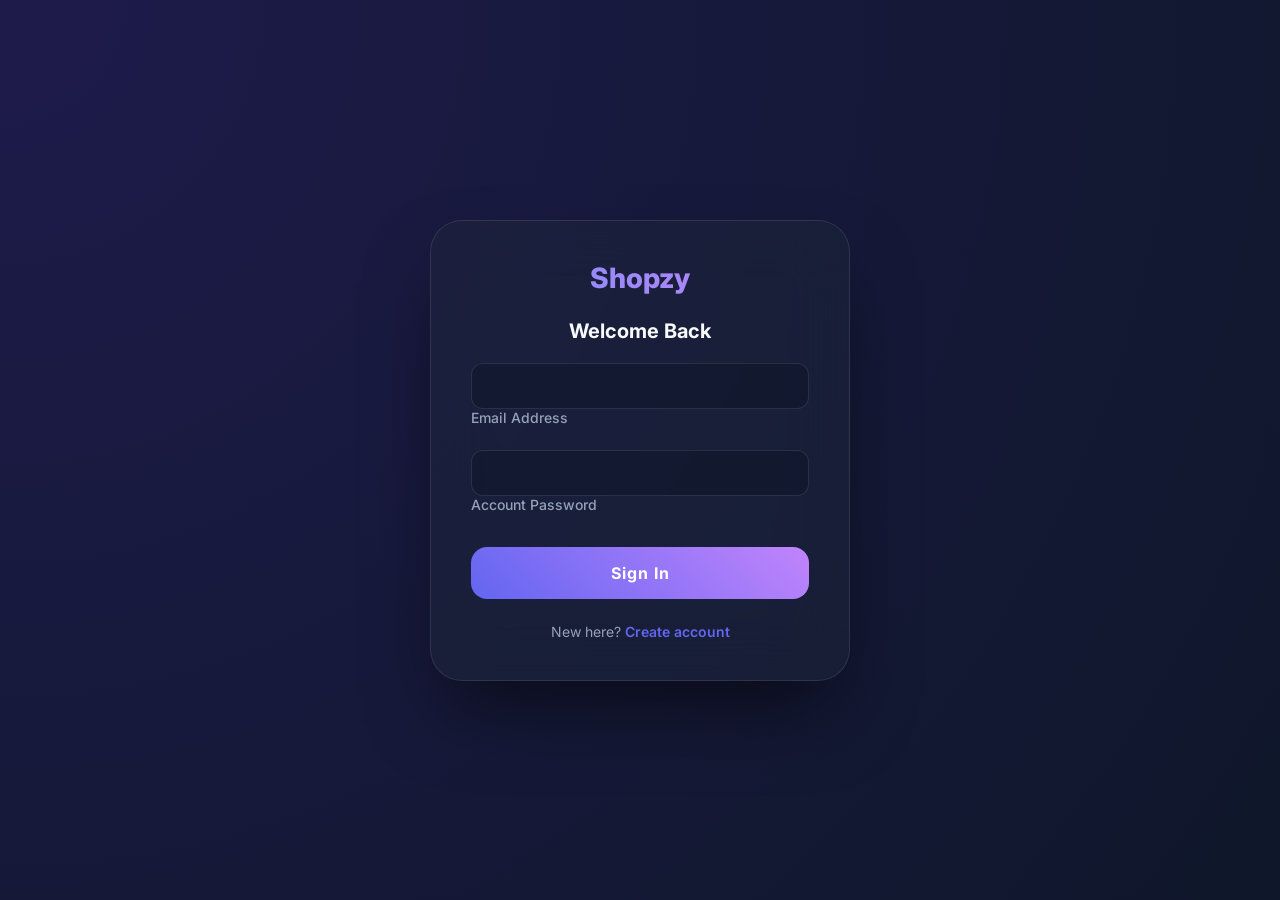
<file: index.html>
<!DOCTYPE html>
<html lang="en">
<head>
    <meta charset="UTF-8">
    <meta name="viewport" content="width=device-width, initial-scale=1.0">
    <title>Storefront | Shopzy</title>
    <link rel="stylesheet" href="style.css">
    <style>
        body { display: block; align-items: flex-start; justify-content: flex-start; }
        .header {
            background: var(--card-bg);
            backdrop-filter: blur(var(--glass-blur));
            border-bottom: 1px solid var(--border-color);
            padding: 16px 40px;
            display: flex;
            justify-content: space-between;
            align-items: center;
            position: sticky;
            top: 0;
            z-index: 100;
        }
        .main-content {
            display: grid;
            grid-template-columns: 250px 1fr;
            gap: 40px;
            padding: 40px;
            max-width: 1400px;
            margin: 0 auto;
        }
        .sidebar {
            background: var(--card-bg);
            backdrop-filter: blur(var(--glass-blur));
            border: 1px solid var(--border-color);
            border-radius: 20px;
            padding: 24px;
            height: fit-content;
        }
        .product-grid {
            display: grid;
            grid-template-columns: repeat(auto-fill, minmax(250px, 1fr));
            gap: 24px;
        }
        .product-card {
            background: var(--card-bg);
            border: 1px solid var(--border-color);
            border-radius: 20px;
            overflow: hidden;
            transition: var(--transition);
            cursor: pointer;
        }
        .product-card:hover { transform: translateY(-10px); box-shadow: 0 10px 30px rgba(0,0,0,0.5); }
        .product-img { width: 100%; height: 200px; object-fit: cover; }
        .product-info { padding: 20px; }
        .product-price { color: var(--primary); font-size: 1.25rem; font-weight: 700; margin: 10px 0; }
        .category-filter-item {
            padding: 10px 0;
            cursor: pointer;
            color: var(--text-muted);
            transition: var(--transition);
        }
        .category-filter-item:hover, .category-filter-item.active { color: var(--primary); }
        .badge { display: none; }
        .cart-wrapper { position: relative; cursor: pointer; }
        #cart-count {
            position: absolute;
            top: -5px;
            right: -10px;
            background: #ef4444;
            color: white;
            font-size: 0.7rem;
            padding: 2px 6px;
            border-radius: 10px;
        }
        .admin-nav { display: none; margin-left: 20px; border-left: 1px solid var(--border-color); padding-left: 20px; }
        .qty-input { width: 60px; padding: 4px; border-radius: 8px; margin-right: 10px; }
    </style>
</head>
<body>
    <header class="header">
        <a href="index.html" class="logo">Shopzy</a>
        <div style="display: flex; align-items: center; gap: 24px;">
            <div id="admin-menu" class="admin-nav">
                <a href="category.html" class="footer-link" style="margin: 0 10px;">Categories</a>
                <a href="subcategory.html" class="footer-link" style="margin: 0 10px;">Sub-Cats</a>
                <a href="products-admin.html" class="footer-link" style="margin: 0 10px;">Admin Prods</a>
            </div>
            <div class="cart-wrapper" onclick="navigateTo('cart.html')">
                <span style="font-weight: 600;">🛒 Cart</span>
                <span id="cart-count">0</span>
            </div>
            <a href="orders.html" class="footer-link" style="margin: 0 10px; font-weight: 600;">📦 Orders</a>
            <span id="welcome-message" style="font-size: 0.9rem; margin-right: 10px;">Welcome!</span>
            <button onclick="logout()" style="padding: 8px 16px; font-size: 0.8rem; width: auto; background: #ef4444;">Logout</button>
        </div>
    </header>

    <div class="main-content">
        <aside class="sidebar">
            <h3 style="margin-bottom: 20px;">Filters</h3>
            <p style="font-size: 0.8rem; text-transform: uppercase; color: var(--text-muted);">Category</p>
            <div id="category-filters">
                <div class="category-filter-item active" onclick="filterByCategory('All', this)">All Products</div>
                <!-- Categories populated here -->
            </div>
        </aside>

        <main>
            <h1 id="page-title" style="text-align: left; margin-bottom: 30px;">All Products</h1>
            <div id="product-container" class="product-grid">
                <!-- Products populated here -->
            </div>
        </main>
    </div>

    <script src="auth.js"></script>
    <script src="utils.js"></script>
    <script>
        document.addEventListener('DOMContentLoaded', () => {
            const currentUser = JSON.parse(sessionStorage.getItem('currentUser'));
            if (!currentUser) { navigateTo('login.html'); return; }

            document.getElementById('welcome-message').innerText = `Hi, ${currentUser.name}`;
            if (currentUser.role === 'Admin') {
                document.getElementById('admin-menu').style.display = 'block';
            }
            
            renderFilters();
            renderStoreProducts('All');
            updateCartIcon();
        });

        function renderFilters() {
            const categories = JSON.parse(localStorage.getItem('categories') || '[]');
            const container = document.getElementById('category-filters');
            categories.forEach(cat => {
                const item = document.createElement('div');
                item.className = 'category-filter-item';
                item.innerText = cat.name;
                item.onclick = () => filterByCategory(cat.name, item);
                container.appendChild(item);
            });
        }

        function filterByCategory(catName, element) {
            document.querySelectorAll('.category-filter-item').forEach(i => i.classList.remove('active'));
            if (element) element.classList.add('active');
            document.getElementById('page-title').innerText = catName + ' Products';
            renderStoreProducts(catName);
        }

        function renderStoreProducts(filter) {
            const products = JSON.parse(localStorage.getItem('products') || '[]');
            const container = document.getElementById('product-container');
            const filtered = filter === 'All' ? products : products.filter(p => p.category === filter);

            container.innerHTML = filtered.map(p => `
                <div class="product-card">
                    <img src="${p.image}" class="product-img" onclick="navigateTo('product-detail.html?id=${p.id}')" 
                        onerror="this.src='https://placehold.co/400x400/1e1b4b/f8fafc?text=Product+Image'">
                    <div class="product-info">
                        <h3 onclick="navigateTo('product-detail.html?id=${p.id}')">${p.name}</h3>
                        <p class="product-price">$${parseFloat(p.price).toFixed(2)}</p>
                        <div style="display: flex; align-items: center; justify-content: space-between;">
                            <div>
                                <input type="number" id="qty-${p.id}" value="1" min="1" max="${p.stock}" class="qty-input">
                            </div>
                            <button onclick="addToCart(${p.id}, document.getElementById('qty-${p.id}').value)" style="width: auto; padding: 10px 15px;">Add to Cart</button>
                        </div>
                    </div>
                </div>
            `).join('') || '<p style="color: var(--text-muted)">No products found in this category.</p>';
        }
    </script>
</body>
</html>
</file>
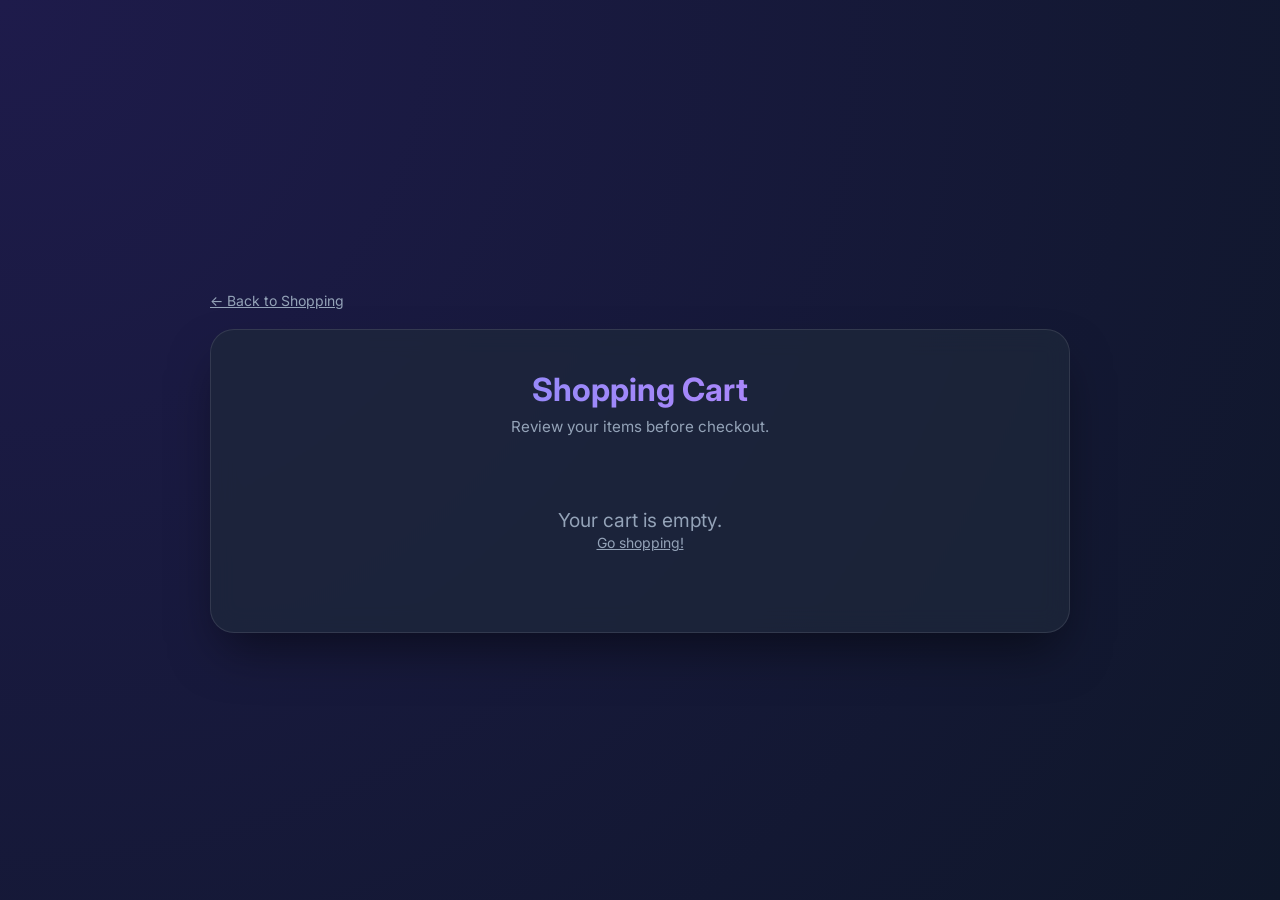
<file: cart.html>
<!DOCTYPE html>
<html lang="en">
<head>
    <meta charset="UTF-8">
    <meta name="viewport" content="width=device-width, initial-scale=1.0">
    <title>Your Cart | Shopzy</title>
    <link rel="stylesheet" href="style.css">
    <style>
        .cart-container {
            max-width: 900px;
            width: 100%;
            margin: 40px auto;
        }
        .cart-item {
            display: grid;
            grid-template-columns: 80px 1fr 100px 120px 50px;
            gap: 20px;
            align-items: center;
            padding: 20px;
            background: rgba(15, 23, 42, 0.4);
            border-radius: 16px;
            margin-bottom: 16px;
            border: 1px solid var(--border-color);
        }
        .cart-item img { width: 80px; height: 80px; object-fit: cover; border-radius: 12px; }
        .cart-summary {
            background: var(--card-bg);
            padding: 30px;
            border-radius: 20px;
            border: 1px solid var(--border-color);
            margin-top: 30px;
            text-align: right;
        }
        .total-price { font-size: 2rem; font-weight: 800; color: var(--primary); margin: 10px 0; }
    </style>
</head>
<body>
    <div class="container cart-container">
        <a href="index.html" class="footer-link" style="display: inline-block; margin-bottom: 20px;">← Back to Shopping</a>
        <div class="card">
            <h1>Shopping Cart</h1>
            <p class="subtitle">Review your items before checkout.</p>
            
            <div id="cart-items-list">
                <!-- Cart items populated here -->
            </div>

            <div id="empty-cart-msg" style="display: none; text-align: center; padding: 40px;">
                <p style="font-size: 1.2rem; color: var(--text-muted);">Your cart is empty.</p>
                <a href="index.html" class="footer-link">Go shopping!</a>
            </div>

            <div id="cart-footer" class="cart-summary" style="display: none;">
                <p style="color: var(--text-muted);">Grand Total</p>
                <h2 id="grand-total" class="total-price">$0.00</h2>
                <button onclick="navigateTo('checkout.html')" style="max-width: 300px; margin-left: auto;">Proceed to Checkout</button>
            </div>
        </div>
    </div>

    <script src="auth.js"></script>
    <script src="utils.js"></script>
    <script>
        document.addEventListener('DOMContentLoaded', renderCart);

        function renderCart() {
            const cart = getCart();
            const container = document.getElementById('cart-items-list');
            const footer = document.getElementById('cart-footer');
            const emptyMsg = document.getElementById('empty-cart-msg');

            if (cart.length === 0) {
                container.innerHTML = '';
                footer.style.display = 'none';
                emptyMsg.style.display = 'block';
                return;
            }

            emptyMsg.style.display = 'none';
            footer.style.display = 'block';
            
            let total = 0;
            container.innerHTML = cart.map(item => {
                const subtotal = item.price * item.quantity;
                total += subtotal;
                return `
                    <div class="cart-item">
                        <img src="${item.image}" alt="${item.name}" onerror="this.src='https://placehold.co/400x400/1e1b4b/f8fafc?text=Product'">
                        <div>
                            <h4 style="margin-bottom: 5px;">${item.name}</h4>
                            <p style="font-size: 0.8rem; color: var(--text-muted);">${item.category}</p>
                        </div>
                        <div style="font-weight: 600;">$${parseFloat(item.price).toFixed(2)}</div>
                        <div style="display: flex; align-items: center; gap: 8px;">
                            <input type="number" value="${item.quantity}" min="1" 
                                onchange="updateQty(${item.id}, this.value)" 
                                style="width: 50px; padding: 5px; border-radius: 8px;">
                        </div>
                        <button onclick="removeAndRefresh(${item.id})" 
                            style="background: transparent; color: #ef4444; border: none; width: auto; padding: 0;">✕</button>
                    </div>
                `;
            }).join('');

            document.getElementById('grand-total').innerText = `$${total.toFixed(2)}`;
        }

        function updateQty(id, newQty) {
            let cart = getCart();
            const item = cart.find(i => i.id == id);
            if (item) {
                item.quantity = parseInt(newQty);
                saveCart(cart);
                renderCart();
            }
        }

        function removeAndRefresh(id) {
            removeFromCart(id);
            renderCart();
        }
    </script>
</body>
</html>
</file>
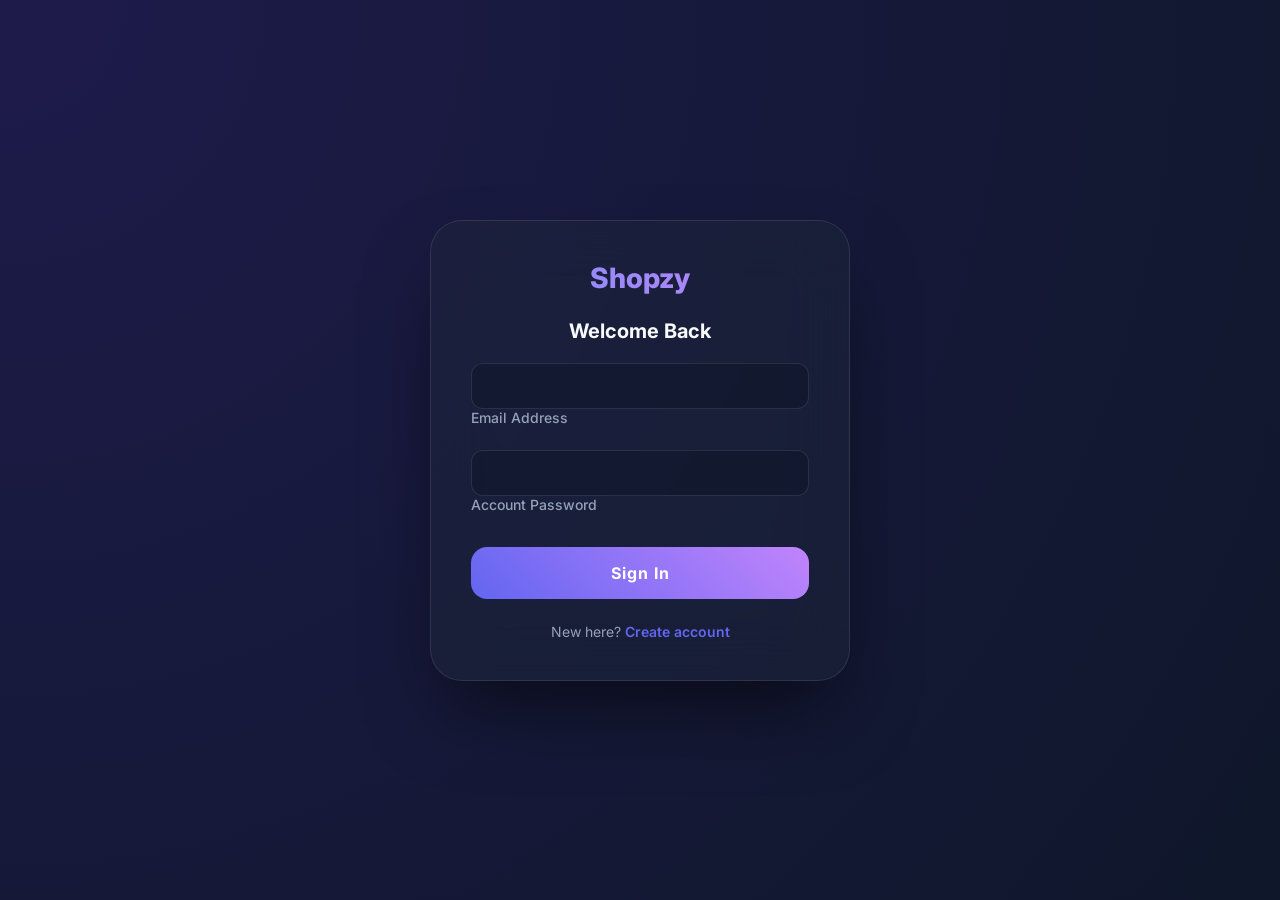
<file: checkout.html>
<!DOCTYPE html>
<html lang="en">
<head>
    <meta charset="UTF-8">
    <meta name="viewport" content="width=device-width, initial-scale=1.0">
    <title>Checkout | Shopzy</title>
    <link rel="stylesheet" href="style.css">
    <style>
        .checkout-grid {
            display: grid;
            grid-template-columns: 3fr 2fr;
            gap: 40px;
            max-width: 1100px;
            width: 100%;
            margin: 40px auto;
        }
        .summary-card {
            background: rgba(30, 41, 59, 0.4);
            border-radius: 20px;
            padding: 30px;
            border: 1px solid var(--border-color);
            height: fit-content;
        }
        .summary-item {
            display: flex;
            justify-content: space-between;
            margin-bottom: 12px;
            font-size: 0.95rem;
        }
        input, select { margin-bottom: 16px; }
    </style>
</head>
<body>
    <div class="container checkout-grid">
        <div class="card">
            <h1>Checkout</h1>
            <p class="subtitle">Enter your shipping and payment information.</p>
            
            <form id="checkout-form">
                <h3 style="margin-bottom: 15px; color: var(--primary);">1. Shipping Details</h3>
                <div class="form-group">
                    <label for="ship-name">Full Name</label>
                    <input type="text" id="ship-name" required>
                </div>
                <div class="form-group">
                    <label for="ship-address">Shipping Address</label>
                    <textarea id="ship-address" rows="3" required></textarea>
                </div>

                <h3 style="margin-top: 30px; margin-bottom: 15px; color: var(--primary);">2. Payment Method</h3>
                <div class="form-group">
                    <label for="pay-method">Payment Options</label>
                    <select id="pay-method" required>
                        <option value="Credit Card">Credit/Debit Card</option>
                        <option value="PayPal">PayPal</option>
                        <option value="UPI">UPI</option>
                        <option value="Google Pay">Google Pay</option>
                    </select>
                </div>
                <div id="card-details">
                    <div class="form-group">
                        <label for="card-num">Card Number</label>
                        <input type="text" id="card-num" placeholder="XXXX XXXX XXXX XXXX" pattern="\d{16}" title="16-digit card number">
                    </div>
                </div>

                <button type="submit" style="margin-top: 20px;">Place Secure Order</button>
            </form>
        </div>

        <aside class="summary-card">
            <h3 style="margin-bottom: 20px; border-bottom: 1px solid var(--border-color); padding-bottom: 10px;">Order Summary</h3>
            <div id="summary-items">
                <!-- Summary items populated here -->
            </div>
            <hr style="border: 0; border-top: 1px solid var(--border-color); margin: 20px 0;">
            <div class="summary-item" style="font-weight: 800; font-size: 1.25rem;">
                <span>Total:</span>
                <span id="summary-total">$0.00</span>
            </div>
            <p style="font-size: 0.8rem; color: var(--text-muted); margin-top: 10px; text-align: center;">
                🔒 SSL Secure Checkout
            </p>
        </aside>
    </div>

    <script src="auth.js"></script>
    <script src="utils.js"></script>
    <script>
        document.addEventListener('DOMContentLoaded', () => {
            const currentUser = JSON.parse(sessionStorage.getItem('currentUser'));
            if (currentUser) {
                document.getElementById('ship-name').value = currentUser.name || '';
                document.getElementById('ship-address').value = currentUser.address || '';
            }

            const cart = getCart();
            if (cart.length === 0) {
                alert('Your cart is empty! Redirecting to shop...');
                navigateTo('index.html');
                return;
            }

            renderSummary();

            // Toggle Card Details
            const payMethodSelect = document.getElementById('pay-method');
            const cardDetailsDiv = document.getElementById('card-details');
            
            payMethodSelect.addEventListener('change', (e) => {
                if (e.target.value === 'Credit Card') {
                    cardDetailsDiv.style.display = 'block';
                    document.getElementById('card-num').setAttribute('required', 'required');
                } else {
                    cardDetailsDiv.style.display = 'none';
                    document.getElementById('card-num').removeAttribute('required');
                }
            });
        });

        function renderSummary() {
            const cart = getCart();
            const container = document.getElementById('summary-items');
            let total = 0;

            container.innerHTML = cart.map(item => {
                total += (item.price * item.quantity);
                return `
                    <div class="summary-item">
                        <span style="color: var(--text-muted);">${item.quantity} x ${item.name}</span>
                        <span>$${(item.price * item.quantity).toFixed(2)}</span>
                    </div>
                `;
            }).join('');

            document.getElementById('summary-total').innerText = `$${total.toFixed(2)}`;
        }

        document.getElementById('checkout-form').addEventListener('submit', (e) => {
            e.preventDefault();
            
            const customer = {
                name: document.getElementById('ship-name').value,
                address: document.getElementById('ship-address').value
            };
            const payment = {
                method: document.getElementById('pay-method').value
            };

            const result = placeOrder(customer, payment);
            
            if (result.success) {
                alert('Success! Your order ' + result.orderId + ' has been placed.');
                navigateTo('orders.html');
            } else {
                alert(result.message);
            }
        });
    </script>
</body>
</html>
</file>
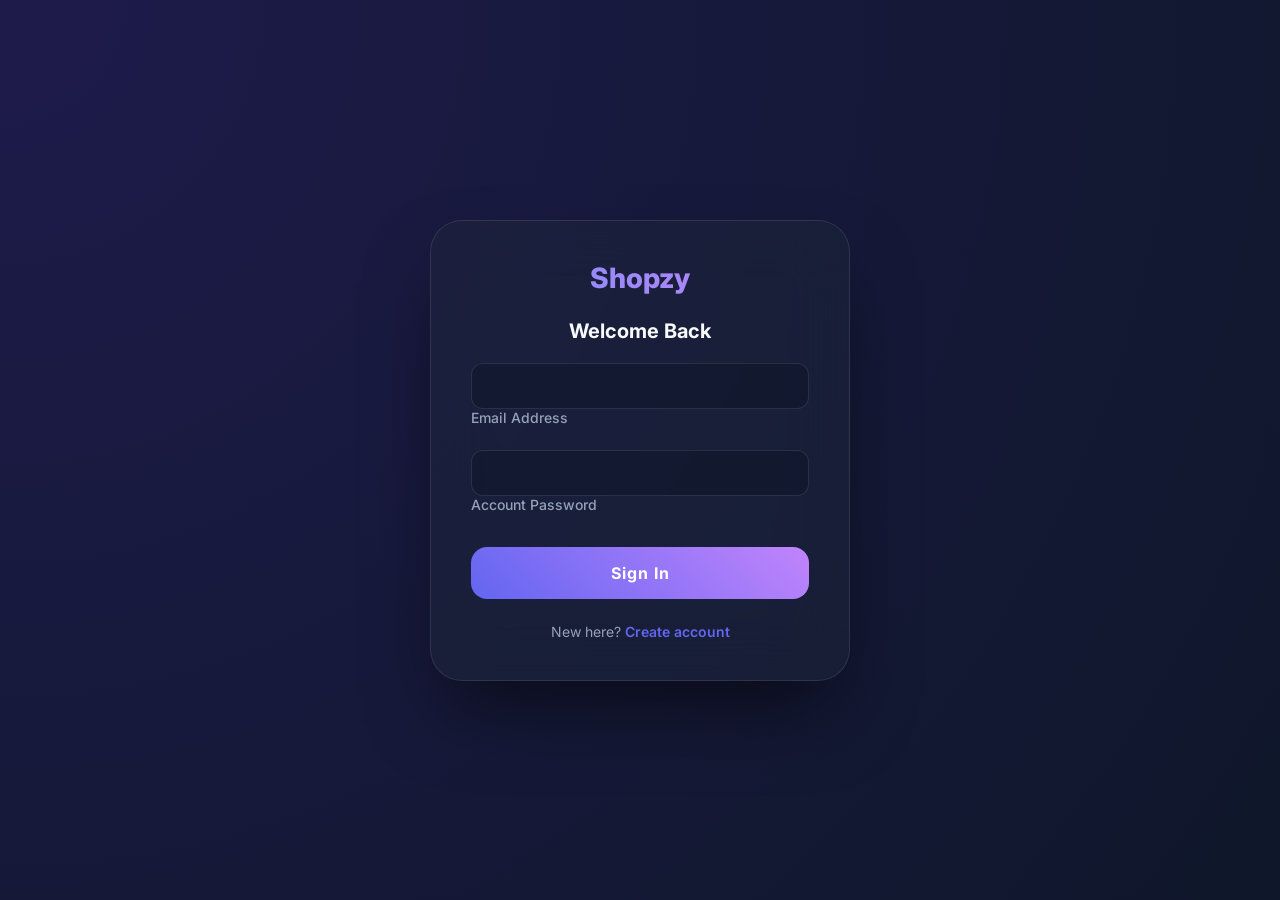
<file: login.html>
<!DOCTYPE html>
<html lang="en">
<head>
    <meta charset="UTF-8">
    <meta name="viewport" content="width=device-width, initial-scale=1.0">
    <title>Login | Shopzy</title>
    <link rel="stylesheet" href="style.css">
</head>
<body class="lite-wrapper">
    <div class="lite-card">
        <h1 class="lite-logo">Shopzy</h1>
        <h2 style="margin-bottom: 20px; font-size: 1.25rem; text-align: center;">Welcome Back</h2>
        
        <form id="login-form">
            <div class="fancy-input-container">
                <input type="email" id="login-email" placeholder=" " required>
                <label>Email Address</label>
            </div>
            
            <div class="fancy-input-container">
                <input type="password" id="login-password" placeholder=" " required>
                <label>Account Password</label>
            </div>
            
            <button type="submit" class="fancy-btn" style="width: 100%;">Sign In</button>
        </form>
        
        <div class="footer-link" style="margin-top: 24px; text-align: center;">
            New here? <a href="register.html">Create account</a>
        </div>
        
        <!-- <div style="margin-top: 30px; padding: 12px; background: rgba(255,255,255,0.02); border-radius: 12px; border: 1px solid var(--border-color); text-align: center;">
            <code style="font-size: 0.75rem; color: var(--text-muted);">admin@ecommerce.com / admin123</code>
        </div> -->
    </div>
    
    <script src="auth.js"></script>
    <script src="utils.js"></script>
</body>
</html>
</file>
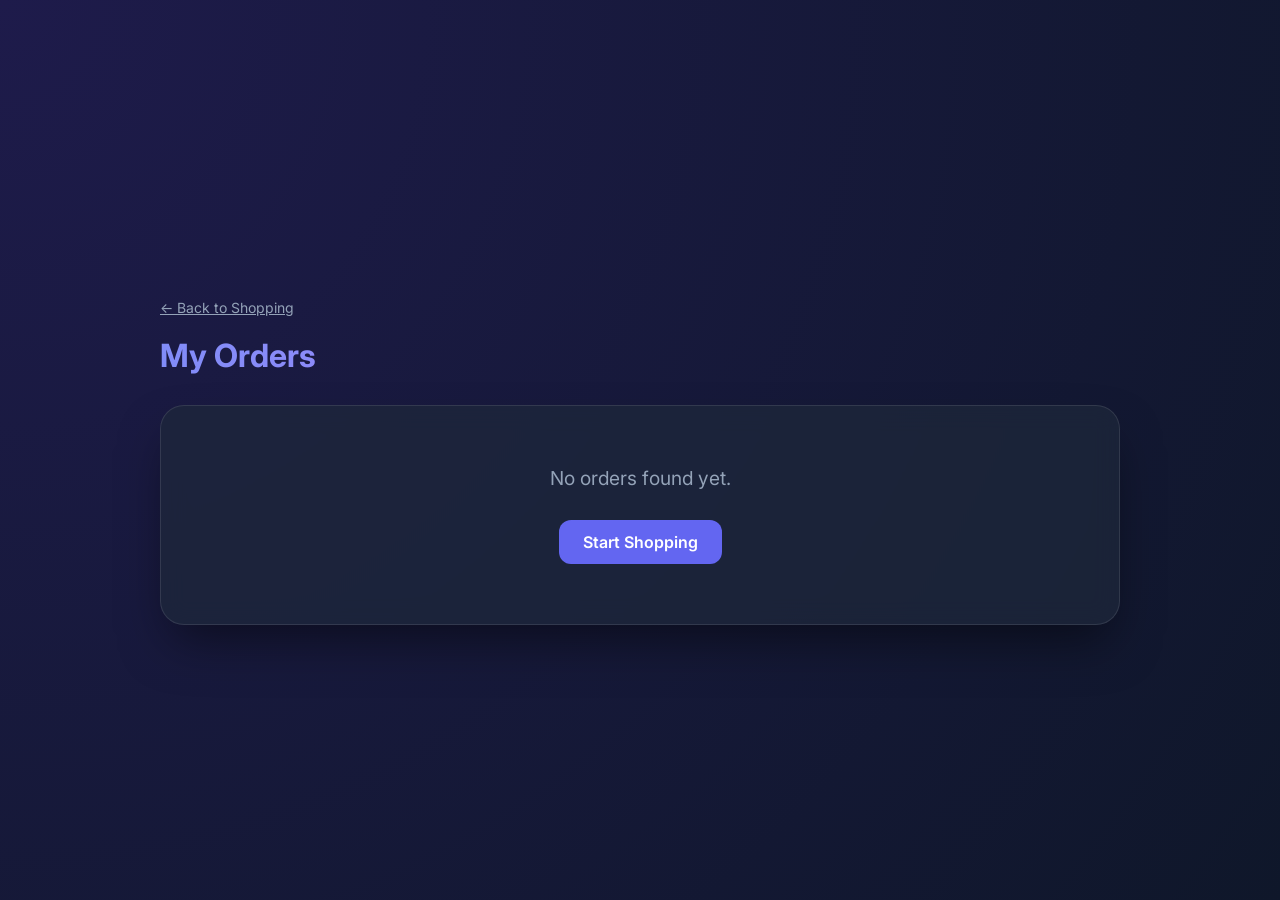
<file: orders.html>
<!DOCTYPE html>
<html lang="en">
<head>
    <meta charset="UTF-8">
    <meta name="viewport" content="width=device-width, initial-scale=1.0">
    <title>Order History | Shopzy</title>
    <link rel="stylesheet" href="style.css">
    <style>
        .order-history-container {
            max-width: 1000px;
            width: 100%;
            margin: 40px auto;
        }
        .order-item-card {
            background: var(--card-bg);
            border-radius: 20px;
            padding: 30px;
            border: 1px solid var(--border-color);
            margin-bottom: 24px;
            box-shadow: 0 10px 15px -3px rgba(0,0,0,0.1);
        }
        .order-header {
            display: flex;
            justify-content: space-between;
            align-items: center;
            border-bottom: 1px solid var(--border-color);
            padding-bottom: 15px;
            margin-bottom: 20px;
        }
        .order-status {
            padding: 4px 12px;
            border-radius: 9999px;
            font-size: 0.75rem;
            font-weight: 700;
            text-transform: uppercase;
            background: rgba(16, 185, 129, 0.2);
            color: #10b981;
        }
        .order-product {
            display: flex;
            align-items: center;
            gap: 15px;
            margin-bottom: 12px;
            font-size: 0.9rem;
        }
        .order-product img { width: 40px; height: 40px; border-radius: 6px; object-fit: cover; }
    </style>
</head>
<body>
    <div class="container order-history-container">
        <a href="index.html" class="footer-link" style="display: inline-block; margin-bottom: 20px;">← Back to Shopping</a>
        <h1 style="text-align: left; margin-bottom: 30px;">My Orders</h1>
        
        <div id="orders-list">
            <!-- Orders populated here -->
            <p style="text-align: center; color: var(--text-muted);">Fetching your orders...</p>
        </div>
    </div>

    <script src="auth.js"></script>
    <script src="utils.js"></script>
    <script>
        document.addEventListener('DOMContentLoaded', () => {
            const orders = getOrders();
            const container = document.getElementById('orders-list');

            if (orders.length === 0) {
                container.innerHTML = `
                    <div class="card" style="text-align: center; padding: 60px;">
                        <p style="font-size: 1.2rem; color: var(--text-muted); margin-bottom: 20px;">No orders found yet.</p>
                        <button onclick="navigateTo('index.html')" style="width: auto; padding: 12px 24px;">Start Shopping</button>
                    </div>
                `;
                return;
            }

            container.innerHTML = orders.map(order => `
                <div class="order-item-card">
                    <div class="order-header">
                        <div>
                            <p style="font-size: 0.75rem; color: var(--text-muted); text-transform: uppercase;">Order ID</p>
                            <h4 style="color: var(--primary);">${order.id}</h4>
                        </div>
                        <div style="text-align: right;">
                            <p style="font-size: 0.75rem; color: var(--text-muted); text-transform: uppercase;">Date</p>
                            <p style="font-weight: 500;">${order.date}</p>
                        </div>
                    </div>

                    <div style="margin-bottom: 20px;">
                        ${order.items.map(item => `
                            <div class="order-product">
                                <img src="${item.image}" alt="${item.name}" onerror="this.src='https://placehold.co/400x400/1e1b4b/f8fafc?text=Product'">
                                <div style="flex: 1;">
                                    <strong>${item.name}</strong> • x${item.quantity}
                                </div>
                                <div style="color: var(--text-muted);">$${(item.price * item.quantity).toFixed(2)}</div>
                            </div>
                        `).join('')}
                    </div>

                    <div style="display: flex; justify-content: space-between; align-items: center; border-top: 1px solid var(--border-color); padding-top: 15px;">
                        <div>
                             <span class="order-status">${order.status}</span>
                        </div>
                        <div style="font-size: 1.25rem; font-weight: 700;">
                            Total: $${order.total.toFixed(2)}
                        </div>
                    </div>
                    
                    <div style="margin-top: 15px; font-size: 0.8rem; color: var(--text-muted); padding: 10px; background: rgba(255,255,255,0.05); border-radius: 10px;">
                        📍 Delivery Address: ${order.customer.address} | 💳 Paid via ${order.payment.method}
                    </div>
                </div>
            `).join('');
        });
    </script>
</body>
</html>
</file>
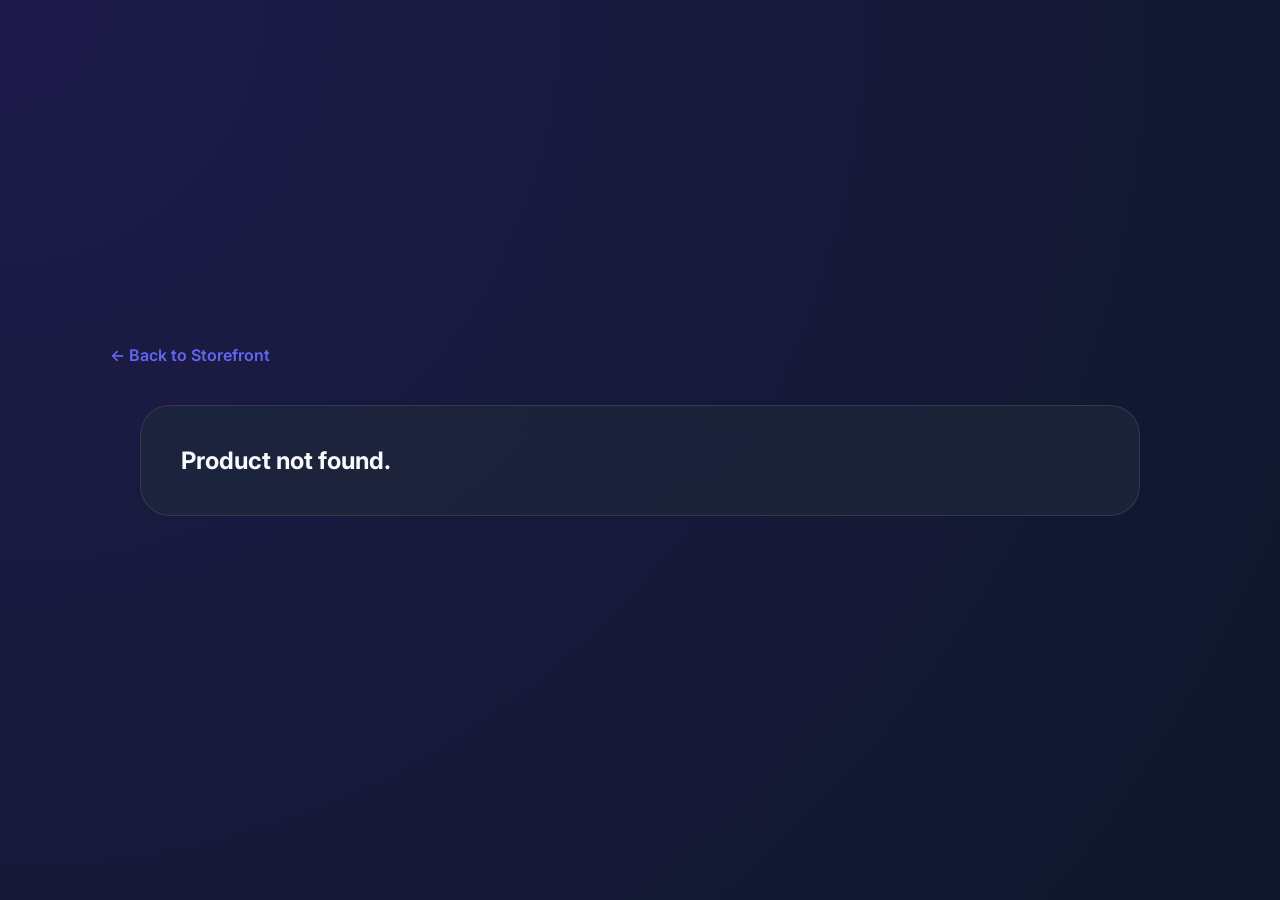
<file: product-detail.html>
<!DOCTYPE html>
<html lang="en">
<head>
    <meta charset="UTF-8">
    <meta name="viewport" content="width=device-width, initial-scale=1.0">
    <title>Product Detail | Shopzy</title>
    <link rel="stylesheet" href="style.css">
    <style>
        .detail-container {
            max-width: 1000px;
            width: 100%;
            margin: 40px auto;
            display: grid;
            grid-template-columns: 1fr 1fr;
            gap: 60px;
            padding: 40px;
            background: var(--card-bg);
            backdrop-filter: blur(var(--glass-blur));
            border: 1px solid var(--border-color);
            border-radius: 30px;
        }
        .main-img {
            width: 100%;
            border-radius: 20px;
            object-fit: cover;
            aspect-ratio: 1;
        }
        .back-link {
            display: block;
            margin-bottom: 20px;
            color: var(--primary);
            text-decoration: none;
            font-weight: 600;
        }
        .detail-price {
            font-size: 2.5rem;
            color: var(--primary);
            font-weight: 800;
            margin: 20px 0;
        }
        .qty-selector {
            display: flex;
            align-items: center;
            gap: 20px;
            margin: 30px 0;
        }
    </style>
</head>
<body>
    <div class="container" style="max-width: 1100px;">
        <a href="index.html" class="back-link">← Back to Storefront</a>
        <div id="detail-wrapper" class="detail-container">
            <!-- Details populated by JS -->
            <p style="text-align: center; color: var(--text-muted);">Loading product details...</p>
        </div>
    </div>

    <script src="auth.js"></script>
    <script src="utils.js"></script>
    <script>
        document.addEventListener('DOMContentLoaded', () => {
            const urlParams = new URLSearchParams(window.location.search);
            const productId = urlParams.get('id');
            renderDetail(productId);
        });

        function renderDetail(id) {
            const products = JSON.parse(localStorage.getItem('products') || '[]');
            const p = products.find(prod => prod.id == id);
            
            if (!p) {
                document.getElementById('detail-wrapper').innerHTML = '<h2>Product not found.</h2>';
                return;
            }

            const wrapper = document.getElementById('detail-wrapper');
            wrapper.innerHTML = `
                <div>
                    <img src="${p.image}" class="main-img" alt="${p.name}" 
                        onerror="this.src='https://placehold.co/400x400/1e1b4b/f8fafc?text=Product+Image'">
                </div>
                <div>
                    <h1 style="text-align: left; margin-bottom: 20px;">${p.name}</h1>
                    <p style="color: var(--text-muted); font-size: 0.9rem; text-transform: uppercase; letter-spacing: 1px; margin-bottom: 20px;">
                        ${p.category} > ${p.subcategory}
                    </p>
                    <p style="color: var(--text-main); line-height: 1.6; font-size: 1.1rem;">${p.desc}</p>
                    <p class="detail-price">$${parseFloat(p.price).toFixed(2)}</p>
                    <p style="color: var(--text-muted);">Availability: <span style="color: #4ade80;">${p.stock} In Stock</span></p>

                    <div class="qty-selector">
                        <label for="detail-qty" style="margin-bottom: 0;">Quantity:</label>
                        <input type="number" id="detail-qty" value="1" min="1" max="${p.stock}" style="width: 80px; padding: 10px;">
                    </div>

                    <div style="display: flex; gap: 20px;">
                        <button onclick="addToCart(${p.id}, document.getElementById('detail-qty').value)" style="flex: 2;">Add to Cart</button>
                        <button onclick="removeFromCart(${p.id}); location.reload()" style="flex: 1; background: #ef4444;">Remove from Cart</button>
                    </div>
                </div>
            `;
        }
    </script>
</body>
</html>
</file>
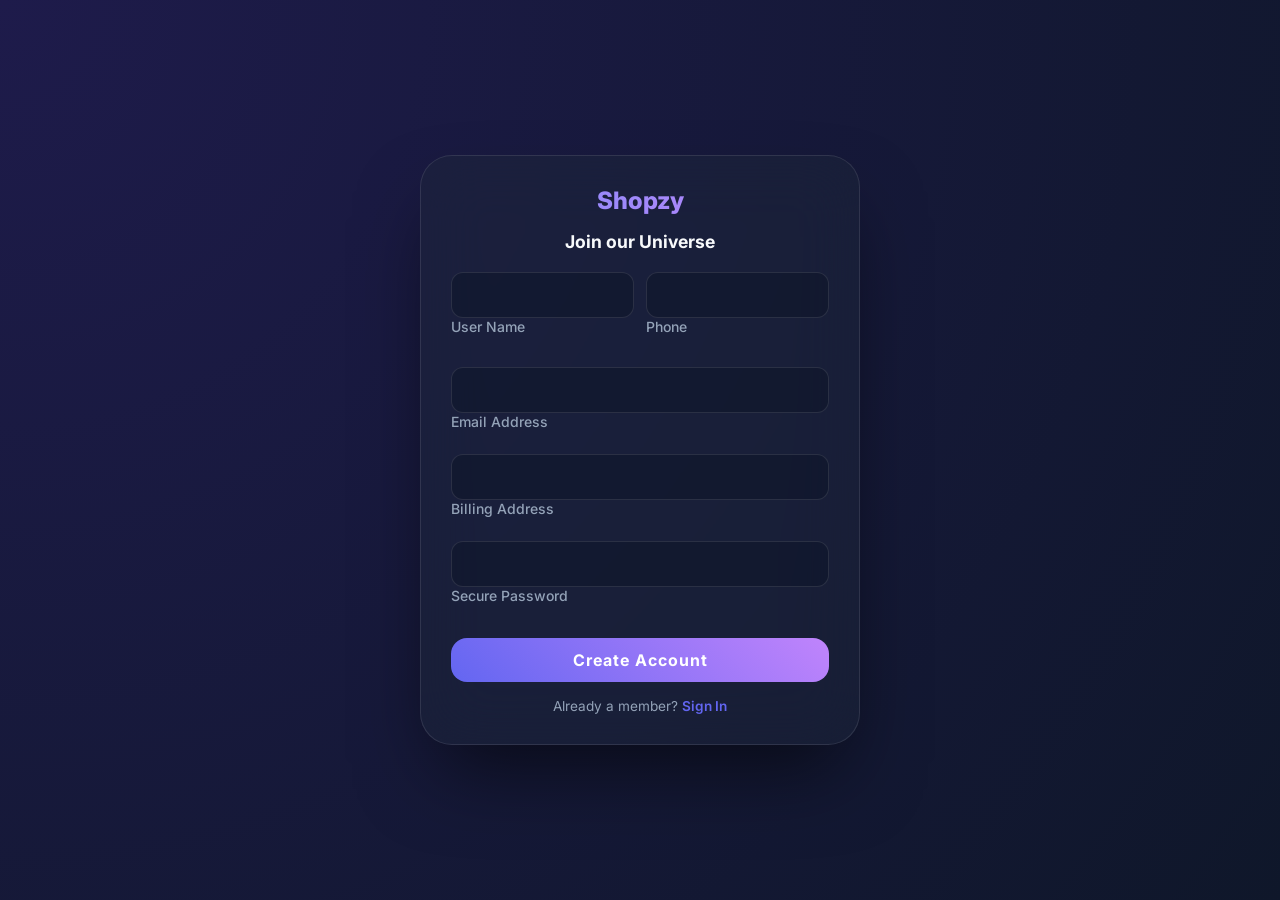
<file: register.html>
<!DOCTYPE html>
<html lang="en">
<head>
    <meta charset="UTF-8">
    <meta name="viewport" content="width=device-width, initial-scale=1.0">
    <title>Get Started | Shopzy</title>
    <link rel="stylesheet" href="style.css">
</head>
<body class="lite-wrapper">
    <div class="lite-card" style="max-width: 440px; padding: 30px;">
        <h1 class="lite-logo" style="margin-bottom: 16px; font-size: 1.5rem;">Shopzy</h1>
        <h2 style="margin-bottom: 20px; font-size: 1.1rem; text-align: center;">Join our Universe</h2>
        
        <form id="register-form">
            <div style="display: grid; grid-template-columns: 1fr 1fr; gap: 12px;">
                <div class="fancy-input-container">
                    <input type="text" id="reg-name" placeholder=" " required>
                    <label>User Name</label>
                </div>
                <div class="fancy-input-container">
                    <input type="tel" id="reg-phone" placeholder=" " required>
                    <label>Phone</label>
                </div>
            </div>
            
            <div class="fancy-input-container">
                <input type="email" id="reg-email" placeholder=" " required>
                <label>Email Address</label>
            </div>
            
            <div class="fancy-input-container">
                <input type="text" id="reg-address" placeholder=" " required>
                <label>Billing Address</label>
            </div>
            
            <div class="fancy-input-container">
                <input type="password" id="reg-password" placeholder=" " required>
                <label>Secure Password</label>
            </div>
            
            <button type="submit" class="fancy-btn" style="width: 100%; padding: 12px;">Create Account</button>
        </form>
        
        <div class="footer-link" style="margin-top: 16px; text-align: center; font-size: 0.85rem;">
            Already a member? <a href="login.html">Sign In</a>
        </div>
    </div>
    
    <script src="auth.js"></script>
    <script src="utils.js"></script>
</body>
</html>
</file>
<file: style.css>
@import url('https://fonts.googleapis.com/css2?family=Inter:wght@300;400;500;600;700&display=swap');

:root {
    --primary: #6366f1;
    --primary-hover: #4f46e5;
    --bg-dark: #0f172a;
    --card-bg: rgba(30, 41, 59, 0.7);
    --text-main: #f8fafc;
    --text-muted: #94a3b8;
    --border-color: rgba(255, 255, 255, 0.1);
    --glass-blur: 12px;
    --transition: all 0.3s ease;
}

* {
    margin: 0;
    padding: 0;
    box-sizing: border-box;
    font-family: 'Inter', sans-serif;
}

body {
    background: radial-gradient(circle at top left, #1e1b4b, #0f172a);
    background-attachment: fixed;
    color: var(--text-main);
    min-height: 100vh;
    display: flex;
    align-items: center;
    justify-content: center;
    overflow-x: hidden;
}

.container {
    width: 100%;
    max-width: 450px;
    padding: 20px;
}

.card {
    background: var(--card-bg);
    backdrop-filter: blur(var(--glass-blur));
    border: 1px solid var(--border-color);
    border-radius: 24px;
    padding: 40px;
    box-shadow: 0 25px 50px -12px rgba(0, 0, 0, 0.5);
}

h1 {
    font-size: 2rem;
    font-weight: 700;
    margin-bottom: 8px;
    text-align: center;
    background: linear-gradient(to right, #818cf8, #c084fc);
    background-clip: text;
    -webkit-background-clip: text;
    -webkit-text-fill-color: transparent;
}

p.subtitle {
    color: var(--text-muted);
    text-align: center;
    margin-bottom: 32px;
    font-size: 0.95rem;
}

.form-group {
    margin-bottom: 20px;
}

label {
    display: block;
    margin-bottom: 8px;
    color: var(--text-muted);
    font-size: 0.875rem;
    font-weight: 500;
}

input, textarea {
    width: 100%;
    background: rgba(15, 23, 42, 0.6);
    border: 1px solid var(--border-color);
    border-radius: 12px;
    padding: 12px 16px;
    color: var(--text-main);
    font-size: 1rem;
    transition: var(--transition);
}

input:focus, textarea:focus {
    outline: none;
    border-color: var(--primary);
    box-shadow: 0 0 0 4px rgba(99, 102, 241, 0.2);
    background: rgba(15, 23, 42, 0.8);
}

button {
    width: 100%;
    background: var(--primary);
    color: white;
    border: none;
    border-radius: 12px;
    padding: 14px;
    font-size: 1rem;
    font-weight: 600;
    cursor: pointer;
    /* transition: var(--transition); */
    margin-top: 10px;
}

button:hover {
    background: var(--primary-hover);
    transform: translateY(-2px);
    box-shadow: 0 10px 15px -3px rgba(99, 102, 241, 0.4);
}

button:active {
    transform: translateY(0);
}

.footer-link {
    text-align: center;
    margin-top: 24px;
    font-size: 0.875rem;
    color: var(--text-muted);
}

.footer-link a {
    color: var(--primary);
    text-decoration: none;
    font-weight: 600;
}

.footer-link a:hover {
    text-decoration: underline;
}

/* Dashboard styles */
.dashboard-container {
    max-width: 1200px;
    width: 90%;
    margin: 40px auto;
}

.nav {
    display: flex;
    justify-content: space-between;
    align-items: center;
    padding: 20px 0;
    margin-bottom: 40px;
}

.logo {
    font-size: 1.5rem;
    font-weight: 800;
    color: #fff;
    text-decoration: none;
}

.user-info {
    display: flex;
    align-items: center;
    gap: 12px;
}

/* Lite & Small Design */
.lite-wrapper {
    display: flex;
    align-items: center;
    justify-content: center;
    min-height: 100vh;
    width: 100%;
}

.lite-card {
    background: rgba(30, 41, 59, 0.4);
    backdrop-filter: blur(30px);
    border: 1px solid var(--border-color);
    border-radius: 32px;
    padding: 40px;
    width: 100%;
    max-width: 420px; /* Small and compact */
    box-shadow: 0 40px 80px -20px rgba(0,0,0,0.6);
}

.lite-logo {
    text-align: center;
    font-size: 1.75rem;
    font-weight: 800;
    margin-bottom: 24px;
    background: linear-gradient(to right, #818cf8, #c084fc);
    -webkit-background-clip: text;
    background-clip: text;
    -webkit-text-fill-color: transparent;
}

.auth-sidebar {
    flex: 1.2;
    background: url('auth-bg.png');
    background-size: cover;
    background-position: center;
    position: relative;
    padding: 60px;
    display: flex;
    flex-direction: column;
    justify-content: flex-end;
}

.auth-sidebar::after {
    content: '';
    position: absolute;
    inset: 0;
    background: linear-gradient(to top, rgba(15,23,42,0.9), transparent);
}

.auth-info {
    position: relative;
    z-index: 2;
}

.auth-content {
    flex: 1;
    padding: 60px;
    overflow-y: auto;
    display: flex;
    flex-direction: column;
    justify-content: center;
}

/* Custom Styled Inputs */
.fancy-input-container {
    position: relative;
    margin-bottom: 24px;
}

/* .fancy-input-container label {
    position: absolute;
    left: 16px;
    top: 14px;
    pointer-events: none;
    transition: 0.3s;
    color: var(--text-muted);
} */

.fancy-input-container input:focus ~ la bel,
.fancy-input-container input:not(:placeholder-shown) ~ label {
    top: -12px;
    left: 10px;
    font-size: 0.75rem;
    color: var(--primary);
    background: #1e1b4b;
    padding: 0 6px;
    border-radius: 4px;
}

.fancy-btn {
    background: linear-gradient(45deg, var(--primary), #c084fc);
    border: none;
    padding: 16px;
    border-radius: 16px;
    font-weight: 700;
    letter-spacing: 1px;
    transition: 0.4s;
    position: relative;
    overflow: hidden;
}

.fancy-btn::before {
    content: '';
    position: absolute;
    top: 0;
    left: -100%;
    width: 100%;
    height: 100%;
    background: linear-gradient(120deg, transparent, rgba(255,255,255,0.3), transparent);
    transition: 0.5s;
}

.fancy-btn:hover::before {
    left: 100%;
}

.fancy-btn:hover {
    box-shadow: 0 0 30px rgba(99, 102, 241, 0.4);
    transform: scale(1.02);
}

/* Responsive Auth */
@media (max-width: 900px) {
    .auth-sidebar { display: none; }
    /* .auth-wrapper { height: auto; padding: 20px; border-radius: 30px; } */
    .auth-content { padding: 40px 20px; }
}
</file>
